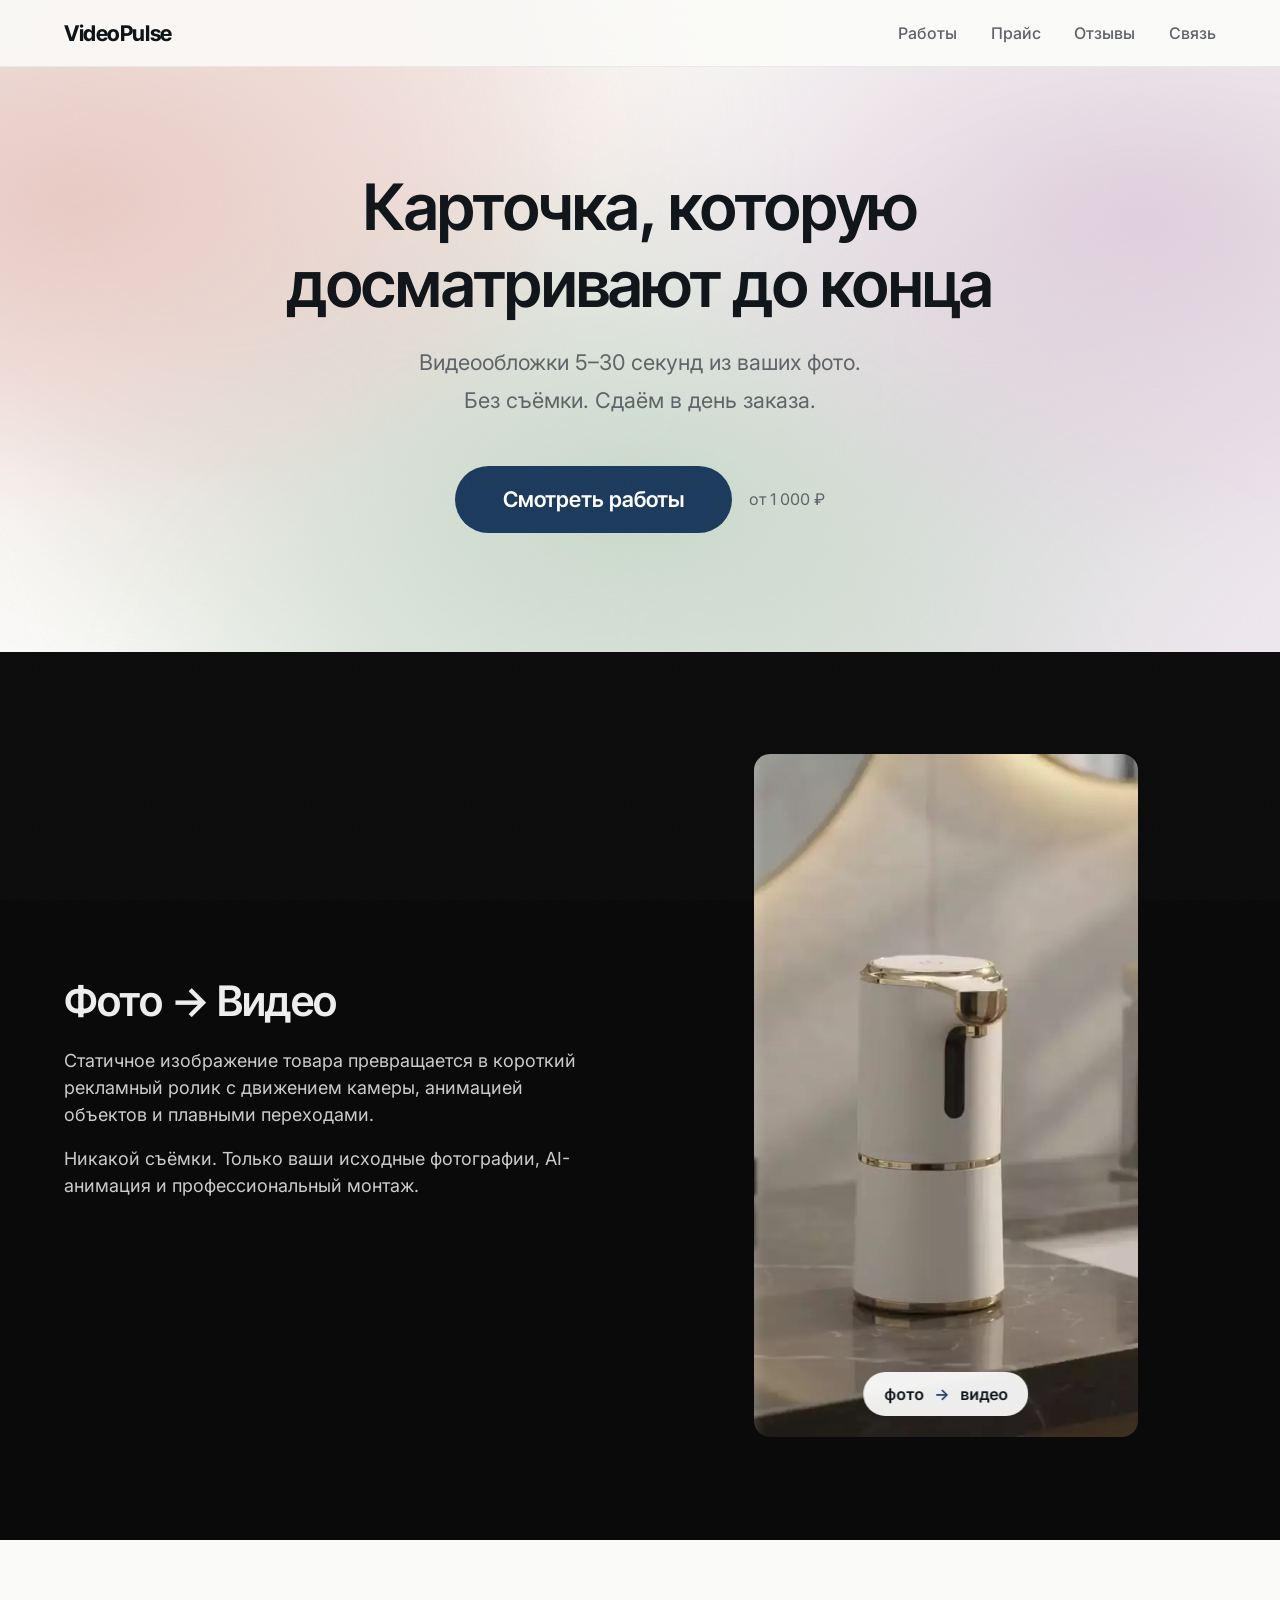
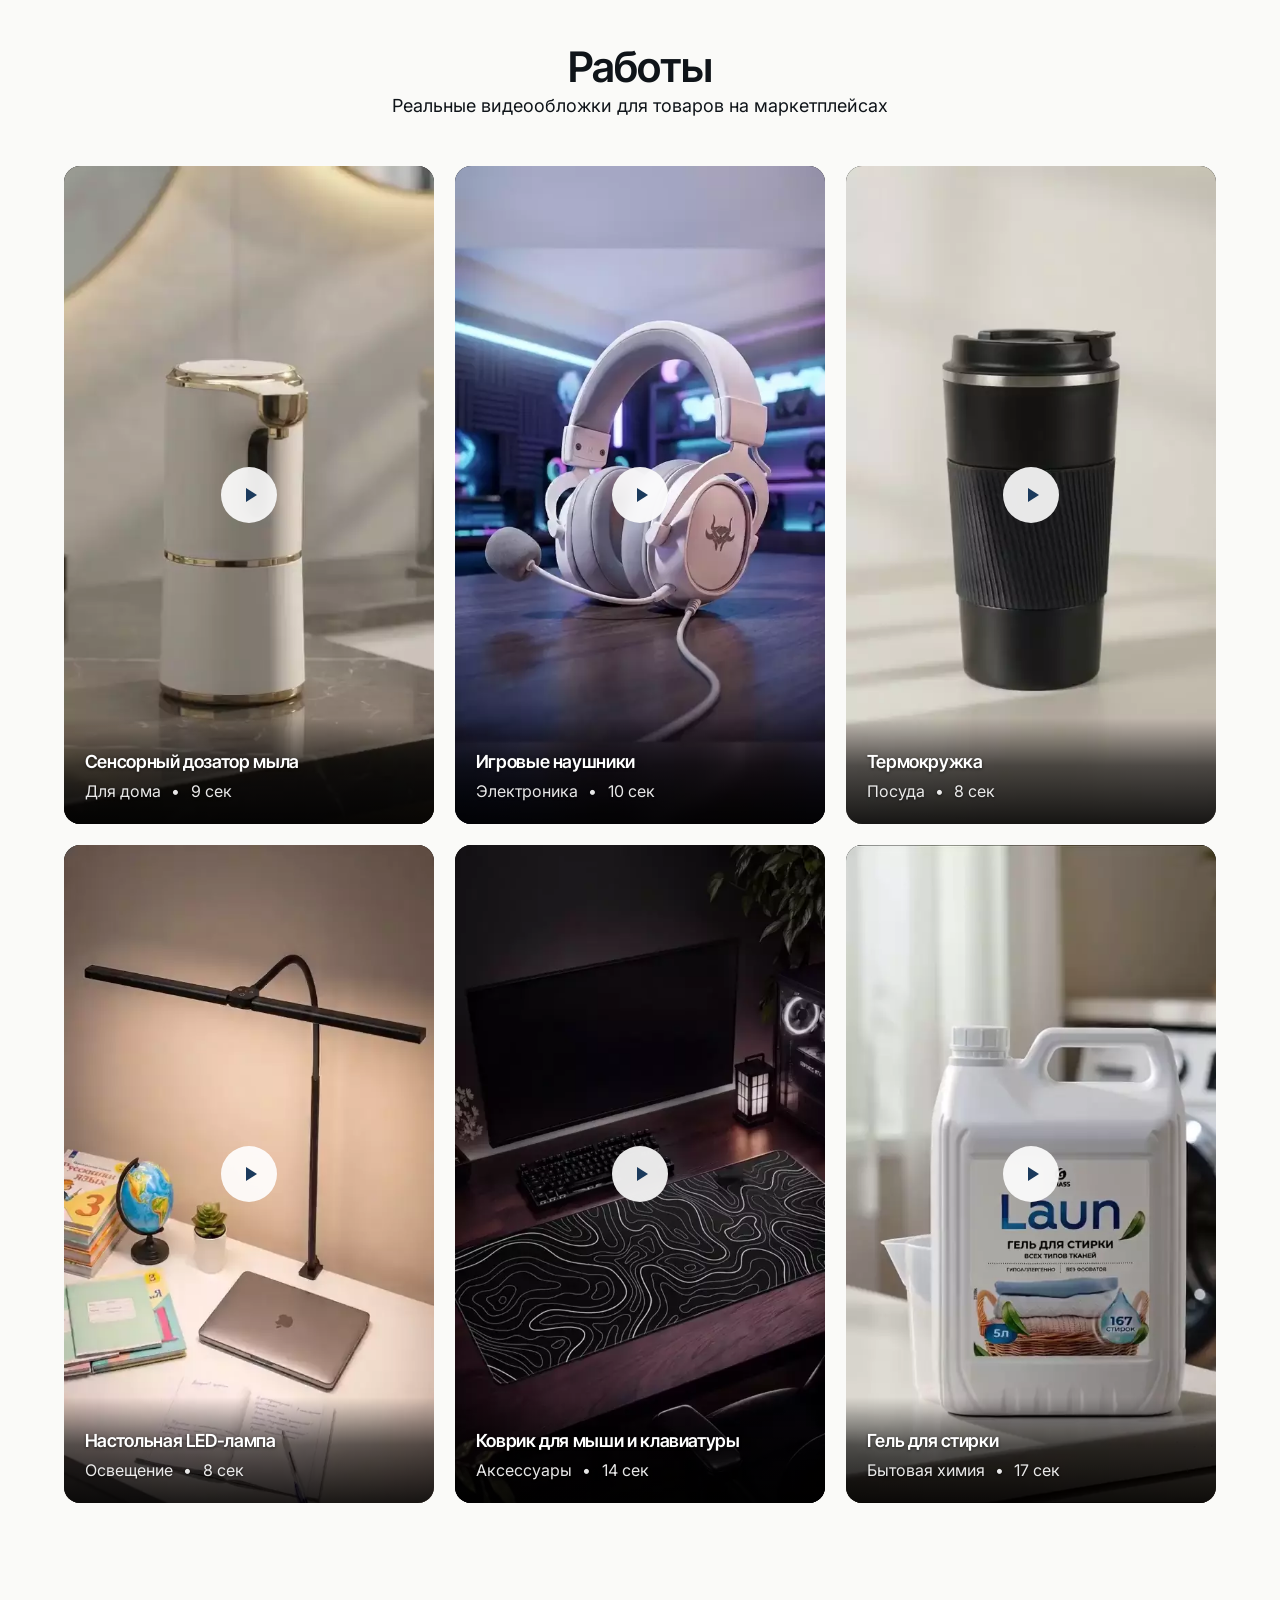
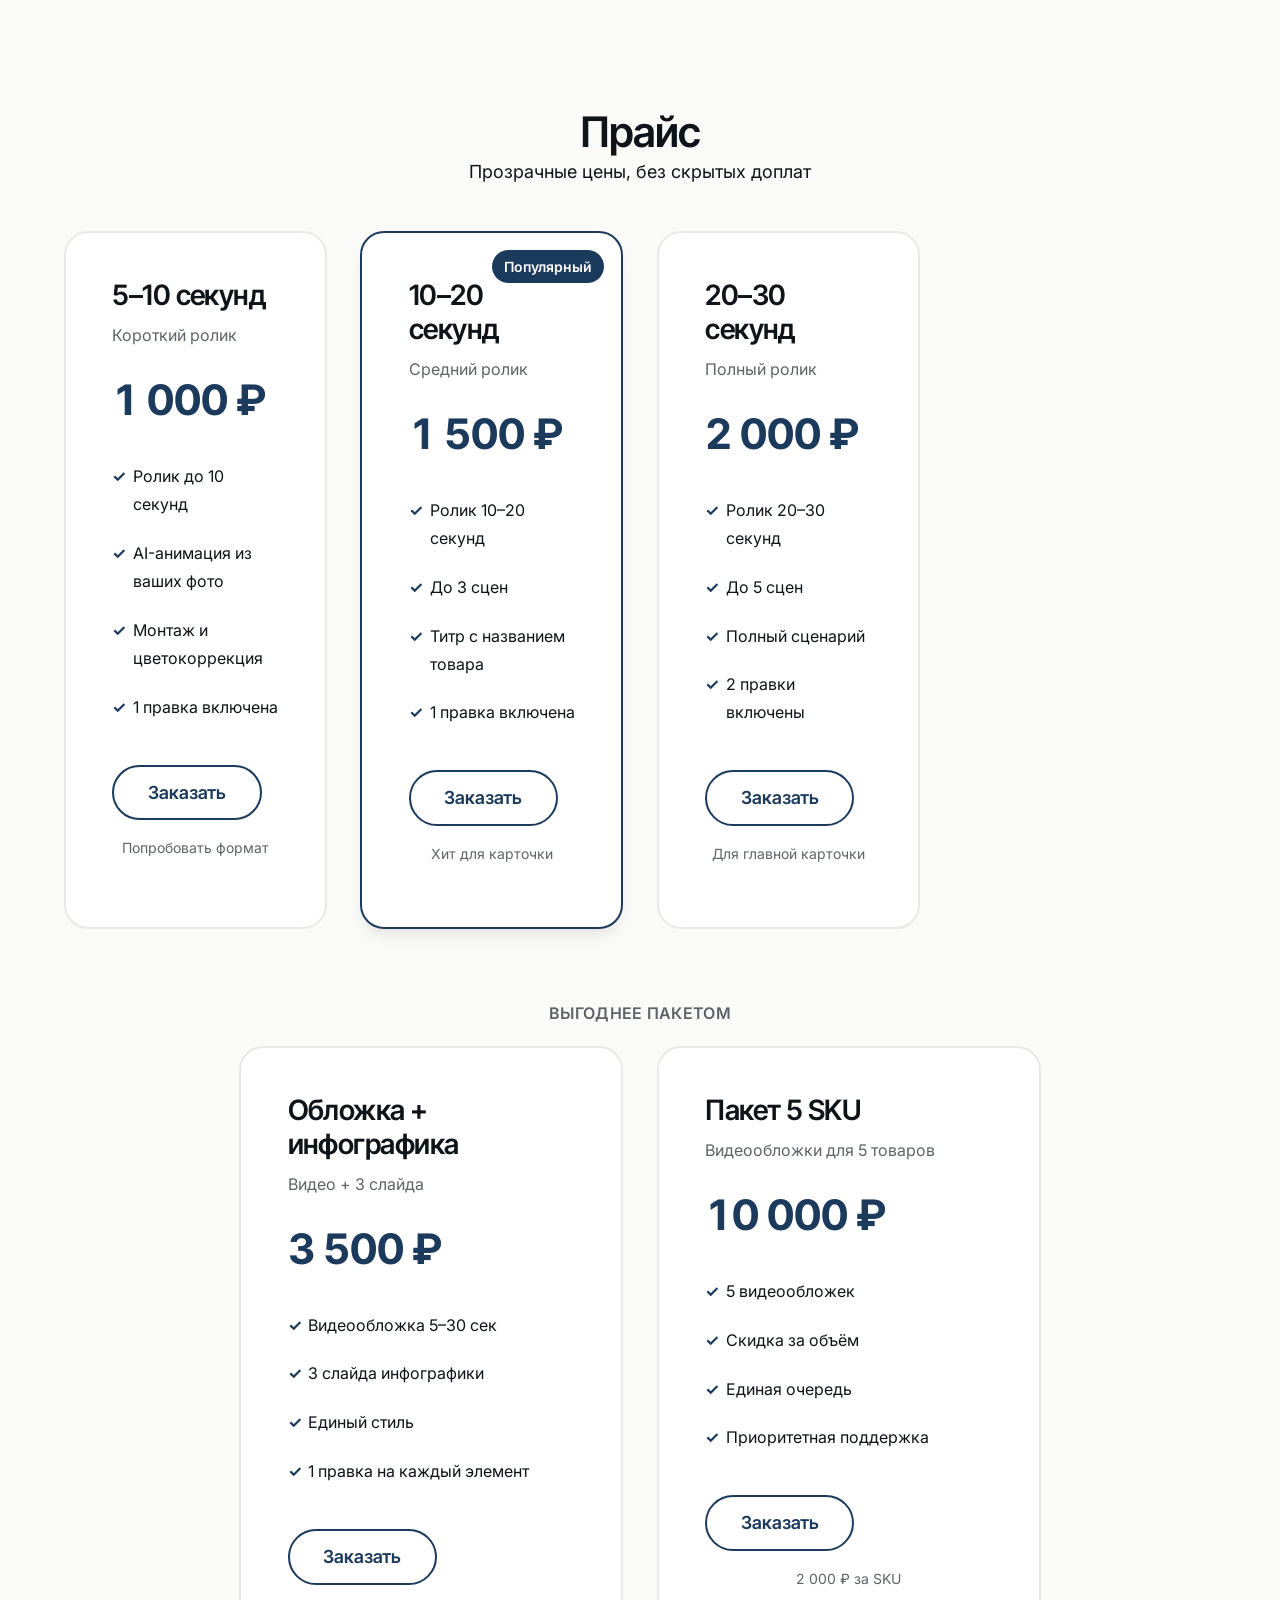
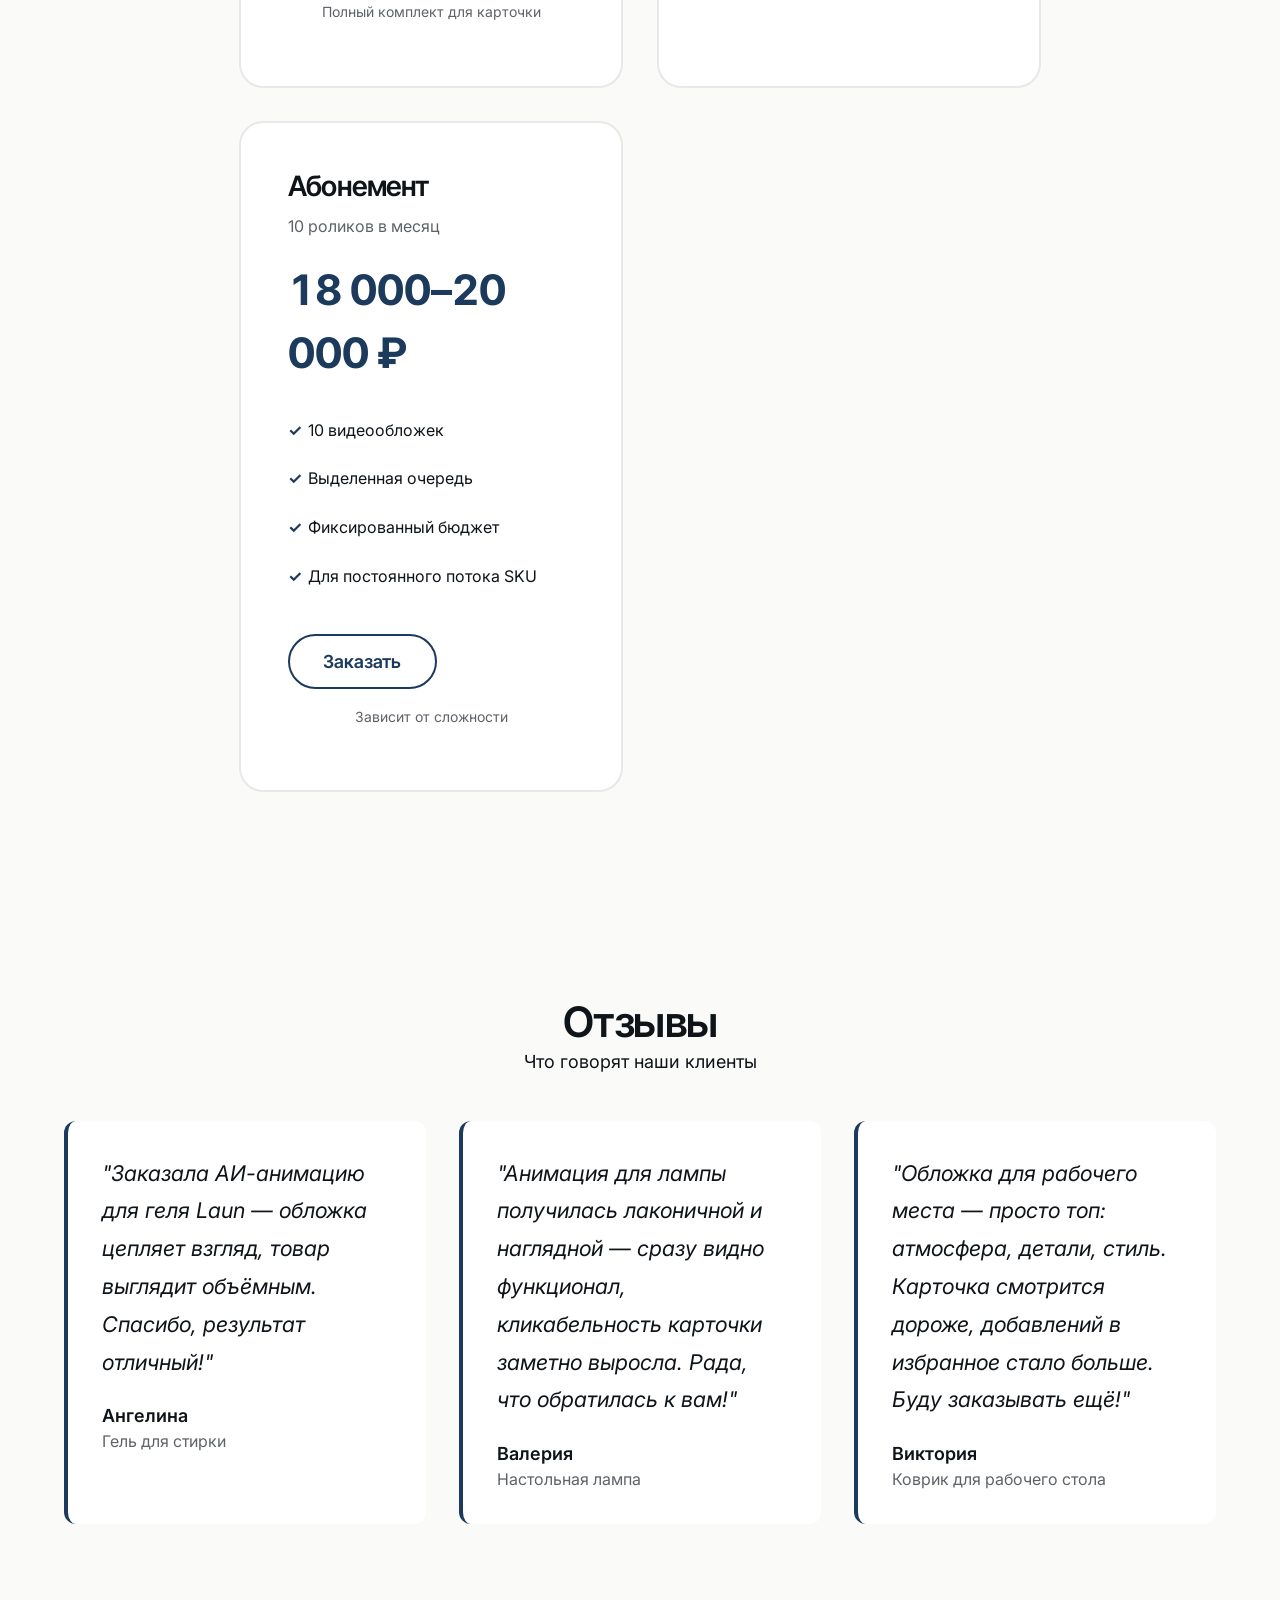
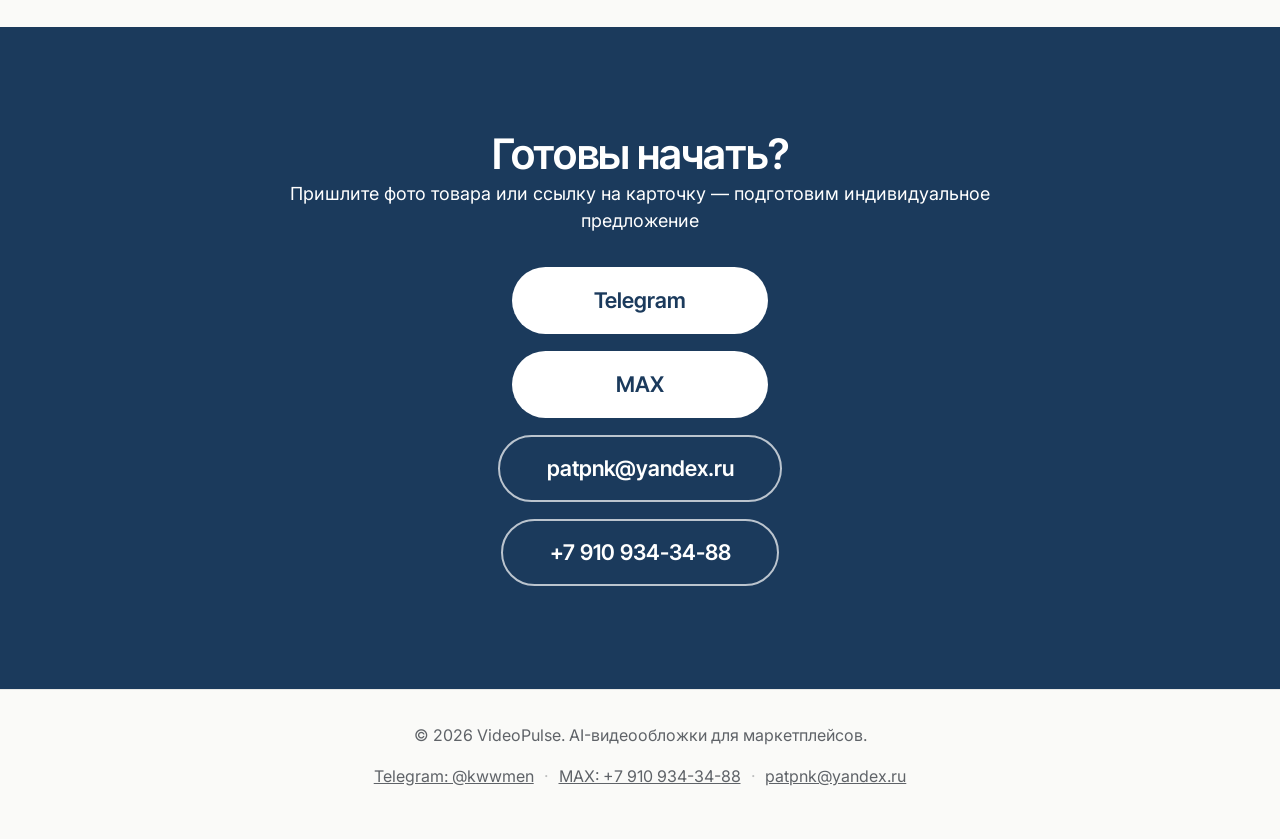
<file: index.html>
<!DOCTYPE html>
<html lang="ru">
<head>
  <meta charset="UTF-8">
  <meta name="viewport" content="width=device-width, initial-scale=1.0">
  <meta name="description" content="AI-видеообложки для товаров на Wildberries и Ozon. Превращаем фото в короткий рекламный ролик. Сдаём в день заказа.">
  <title>VideoPulse — AI-видеообложки для Wildberries и Ozon</title>
  
  <!-- Preconnect для ускорения загрузки шрифтов -->
  <link rel="preconnect" href="https://fonts.googleapis.com">
  <link rel="preconnect" href="https://fonts.gstatic.com" crossorigin>
  
  <!-- Шрифты Inter и Inter Tight -->
  <link href="https://fonts.googleapis.com/css2?family=Inter+Tight:wght@600;700&family=Inter:wght@400;500;600&display=swap" rel="stylesheet">
  
  <!-- Стили -->
  <link rel="stylesheet" href="assets/css/base.css">
  <link rel="stylesheet" href="assets/css/components.css">
  <link rel="stylesheet" href="assets/css/sections.css">
</head>
<body>

  <!-- ==================== Живой фон ==================== -->
  <div class="bg-scene" aria-hidden="true">
    <span class="bg-scene__blob bg-scene__blob--1"></span>
    <span class="bg-scene__blob bg-scene__blob--2"></span>
    <span class="bg-scene__blob bg-scene__blob--3"></span>
  </div>

  <!-- ==================== Navigation ==================== -->
  <nav class="nav">
    <div class="container nav__inner">
      <a href="#" class="nav__logo">VideoPulse</a>
      <ul class="nav__links">
        <li><a href="#works">Работы</a></li>
        <li><a href="#pricing">Прайс</a></li>
        <li><a href="#testimonials">Отзывы</a></li>
        <li><a href="#contact">Связь</a></li>
      </ul>
    </div>
  </nav>

  <!-- ==================== Hero ==================== -->
  <section class="hero section">
    <div class="container">
      <h1 class="hero__title reveal">Карточка, которую досматривают до конца</h1>
      <p class="hero__subtitle reveal" data-delay="1">
        Видеообложки 5–30 секунд из ваших фото.<br>Без съёмки. Сдаём в день заказа.
      </p>
      <div class="hero__cta reveal" data-delay="2">
        <a href="#works" class="btn btn-primary btn-lg">Смотреть работы</a>
        <span class="hero__price">от 1 000 ₽</span>
      </div>
    </div>
  </section>

  <!-- ==================== Transform (сигнатурная анимация) ==================== -->
  <section class="transform section">
    <div class="container transform__inner">
      <div class="transform__text">
        <h2>Фото → Видео</h2>
        <p>Статичное изображение товара превращается в короткий рекламный ролик с движением камеры, анимацией объектов и плавными переходами.</p>
        <p>Никакой съёмки. Только ваши исходные фотографии, AI-анимация и профессиональный монтаж.</p>
      </div>
      <div class="transform__demo">
        <img
          class="transform__photo"
          src="assets/img/posters/work-soap.webp"
          alt="Исходное фото товара"
          width="540"
          height="960"
        />
        <video
          class="transform__video"
          src="assets/video/work-soap.mp4"
          loop
          muted
          playsinline
          preload="none"
        ></video>
        <span class="transform__scan" aria-hidden="true"></span>
        <div class="transform__label">
          <span>фото</span>
          <span class="transform__label-arrow" aria-hidden="true">→</span>
          <span>видео</span>
        </div>
      </div>
    </div>
  </section>

  <!-- ==================== Works ==================== -->
  <section id="works" class="works section">
    <div class="container">
      <header class="works__header">
        <h2 class="reveal">Работы</h2>
        <p class="reveal" data-delay="1">Реальные видеообложки для товаров на маркетплейсах</p>
      </header>
      <div class="works__grid">
        <!-- Рендерится из JS -->
      </div>
    </div>
  </section>

  <!-- ==================== Pricing ==================== -->
  <section id="pricing" class="pricing section">
    <div class="container">
      <header class="pricing__header">
        <h2 class="reveal">Прайс</h2>
        <p class="reveal" data-delay="1">Прозрачные цены, без скрытых доплат</p>
      </header>
      <div class="pricing__grid">
        <!-- Рендерится из JS -->
      </div>
      <div class="pricing__packages"></div>
    </div>
  </section>

  <!-- ==================== Testimonials ==================== -->
  <section id="testimonials" class="testimonials section">
    <div class="container">
      <header class="testimonials__header">
        <h2 class="reveal">Отзывы</h2>
        <p class="reveal" data-delay="1">Что говорят наши клиенты</p>
      </header>
      <div class="testimonials__grid">
        <!-- Рендерится из JS -->
      </div>
    </div>
  </section>

  <!-- ==================== Contact/CTA ==================== -->
  <section id="contact" class="contact section">
    <div class="container">
      <h2 class="reveal">Готовы начать?</h2>
      <p class="reveal" data-delay="1">Пришлите фото товара или ссылку на карточку — подготовим индивидуальное предложение</p>
            <div class="reveal contact__actions" data-delay="2">
        <a href="https://t.me/kwwmen" class="btn btn-primary btn-lg" target="_blank" rel="noopener">Telegram</a>
        <a href="https://max.ru" class="btn btn-primary btn-lg" target="_blank" rel="noopener">MAX</a>
        <a href="mailto:patpnk@yandex.ru" class="btn btn-outline btn-lg">patpnk@yandex.ru</a>
        <a href="tel:+79109343488" class="btn btn-outline btn-lg">+7 910 934-34-88</a>
      </div>
    </div>
  </section>

  <!-- ==================== Footer ==================== -->
  <footer class="footer">
    <div class="container">
      <p>© 2026 VideoPulse. AI-видеообложки для маркетплейсов.</p>
      <p class="footer__contacts">
        <a href="https://t.me/kwwmen" target="_blank" rel="noopener">Telegram: @kwwmen</a>
        <span class="footer__sep">·</span>
        <a href="https://max.ru" target="_blank" rel="noopener">MAX: +7 910 934-34-88</a>
        <span class="footer__sep">·</span>
        <a href="mailto:patpnk@yandex.ru">patpnk@yandex.ru</a>
      </p>
    </div>
  </footer>

  <!-- ==================== Modal (для раскрытия видео) ==================== -->
  <div class="modal">
    <div class="modal__overlay"></div>
    <div class="modal__content">
      <button class="modal__close" aria-label="Закрыть">
        <svg viewBox="0 0 24 24" fill="currentColor">
          <path d="M19 6.41L17.59 5 12 10.59 6.41 5 5 6.41 10.59 12 5 17.59 6.41 19 12 13.41 17.59 19 19 17.59 13.41 12z"/>
        </svg>
      </button>
      <video class="modal__video" controls></video>
    </div>
  </div>

  <!-- ==================== Scripts ==================== -->
  <script src="assets/js/app.js"></script>

</body>
</html>
</file>
<file: assets/css/base.css>
/* ==========================================================================
   Base & Reset — VideoPulse
   ========================================================================== */

@import url('tokens.css');

*, *::before, *::after {
  box-sizing: border-box;
  margin: 0;
  padding: 0;
}

html {
  font-size: 16px;
  -webkit-font-smoothing: antialiased;
  -moz-osx-font-smoothing: grayscale;
  text-rendering: optimizeLegibility;
  scroll-behavior: smooth;
}

@media (prefers-reduced-motion: reduce) {
  html { scroll-behavior: auto; }
}

body {
  font-family: var(--font-body);
  font-size: var(--text-base);
  line-height: var(--leading-normal);
  color: var(--c-text);
  background: var(--c-bg);
  overflow-x: hidden;
}

h1, h2, h3, h4, h5, h6 {
  font-family: var(--font-display);
  font-weight: 600;
  line-height: var(--leading-tight);
  letter-spacing: var(--tracking-tight);
  color: var(--c-text);
}

h1 { font-size: var(--text-3xl); }
h2 { font-size: var(--text-2xl); }
h3 { font-size: var(--text-xl); }
h4 { font-size: var(--text-lg); }

p { 
  margin-block-end: var(--space-3); 
  max-width: 65ch;
}

a {
  color: var(--c-accent);
  text-decoration: none;
  transition: color var(--dur-fast) var(--ease-out);
}
a:hover { color: var(--c-accent-hover); }
a:focus-visible { 
  outline: 2px solid var(--c-accent); 
  outline-offset: 2px; 
  border-radius: 2px;
}

img, video, picture {
  display: block;
  max-width: 100%;
  height: auto;
}

button {
  font: inherit;
  cursor: pointer;
  border: none;
  background: transparent;
  color: inherit;
}

input, textarea, select {
  font: inherit;
  color: inherit;
}

/* Utility classes */
.visually-hidden {
  position: absolute;
  width: 1px;
  height: 1px;
  padding: 0;
  margin: -1px;
  overflow: hidden;
  clip: rect(0, 0, 0, 0);
  white-space: nowrap;
  border: 0;
}

.container {
  width: min(var(--container), 100% - var(--space-4) * 2);
  margin-inline: auto;
}

.section {
  padding-block: var(--space-7);
}

@media (min-width: 48em) {
  .section { padding-block: var(--space-8); }
}

/* Animations — только transform и opacity */
@keyframes fadeInUp {
  from {
    opacity: 0;
    transform: translateY(1rem);
  }
  to {
    opacity: 1;
    transform: translateY(0);
  }
}

@keyframes fadeIn {
  from { opacity: 0; }
  to { opacity: 1; }
}

.reveal {
  opacity: 0;
  animation: fadeInUp var(--dur-reveal) var(--ease-out) forwards;
}

.reveal[data-delay="1"] { animation-delay: 50ms; }
.reveal[data-delay="2"] { animation-delay: 100ms; }
.reveal[data-delay="3"] { animation-delay: 150ms; }
.reveal[data-delay="4"] { animation-delay: 200ms; }
.reveal[data-delay="5"] { animation-delay: 250ms; }
.reveal[data-delay="6"] { animation-delay: 300ms; }

/* ——— Живой фон: медленные цветные пятна + зерно ——— */
body > nav,
body > section,
body > footer {
  position: relative;
  z-index: 1;
}

.bg-scene {
  position: fixed;
  inset: 0;
  z-index: 0;
  overflow: hidden;
  pointer-events: none;
}

.bg-scene__blob {
  position: absolute;
  width: 60vmax;
  height: 60vmax;
  border-radius: 50%;
  filter: blur(90px);
  opacity: 0.42;
  will-change: transform;
  animation: blobDrift 48s ease-in-out infinite alternate;
}

.bg-scene__blob--1 {
  top: -18vmax;
  left: -12vmax;
  background: #EBCFC8;
}

.bg-scene__blob--2 {
  top: 28vh;
  right: -22vmax;
  background: #DDCFE0;
  animation-duration: 62s;
  animation-delay: -18s;
}

.bg-scene__blob--3 {
  bottom: -26vmax;
  left: 18vw;
  background: #CCDCCB;
  animation-duration: 54s;
  animation-delay: -32s;
}

@keyframes blobDrift {
  0%   { transform: translate(0, 0) scale(1); }
  50%  { transform: translate(6vw, 4vh) scale(1.06); }
  100% { transform: translate(-4vw, 8vh) scale(0.96); }
}

body::after {
  content: "";
  position: fixed;
  inset: 0;
  z-index: 2;
  pointer-events: none;
  opacity: 0.035;
  background-image: url("data:image/svg+xml;utf8,<svg xmlns='http://www.w3.org/2000/svg' width='160' height='160'><filter id='n'><feTurbulence type='fractalNoise' baseFrequency='0.9' numOctaves='2' stitchTiles='stitch'/></filter><rect width='100%' height='100%' filter='url(%23n)'/></svg>");
}
</file>
<file: assets/css/components.css>
/* ==========================================================================
   Components — VideoPulse
   ========================================================================== */

/* ——— Button ——— */
.btn {
  display: inline-flex;
  align-items: center;
  justify-content: center;
  gap: var(--space-2);
  padding: var(--space-3) var(--space-5);
  font-family: var(--font-display);
  font-size: var(--text-base);
  font-weight: 600;
  line-height: 1;
  white-space: nowrap;
  border-radius: var(--radius-full);
  transition: all var(--dur-base) var(--ease-out);
  cursor: pointer;
  border: 2px solid transparent;
}

.btn-primary {
  background: var(--c-accent);
  color: white;
}
.btn-primary:hover {
  background: var(--c-accent-hover);
  transform: translateY(-2px);
  box-shadow: var(--shadow-lg);
}

.btn-outline {
  border-color: var(--c-accent);
  color: var(--c-accent);
}
.btn-outline:hover {
  background: var(--c-accent);
  color: white;
}

.btn-lg {
  padding: var(--space-4) var(--space-6);
  font-size: var(--text-lg);
}

/* ——— Card ——— */
.card {
  background: var(--c-surface);
  border: 1px solid var(--c-border);
  border-radius: var(--radius-lg);
  padding: var(--space-5);
  transition: all var(--dur-base) var(--ease-out);
}

.card:hover {
  transform: translateY(-4px);
  box-shadow: var(--shadow-lg);
}

/* ——— Work Card (видео) ——— */
.work-card {
  position: relative;
  background: var(--c-surface);
  border-radius: var(--radius-lg);
  overflow: hidden;
  cursor: pointer;
  aspect-ratio: 9 / 16;
  transition: all var(--dur-base) var(--ease-out);
}

.work-card:hover {
  transform: translateY(-4px);
  box-shadow: var(--shadow-xl);
}

.work-card__media {
  position: relative;
  width: 100%;
  height: 100%;
  overflow: hidden;
  background: #000;
}

.work-card__poster {
  position: absolute;
  inset: 0;
  width: 100%;
  height: 100%;
  object-fit: cover;
  z-index: 2;
}

.work-card__video {
  position: absolute;
  inset: 0;
  width: 100%;
  height: 100%;
  object-fit: cover;
  opacity: 0;
  transition: opacity 200ms ease-out;
}

.work-card__video.is-loaded {
  opacity: 1;
}

.work-card__play {
  position: absolute;
  top: 50%;
  left: 50%;
  transform: translate(-50%, -50%);
  width: 3.5rem;
  height: 3.5rem;
  display: flex;
  align-items: center;
  justify-content: center;
  background: rgba(255, 255, 255, 0.9);
  border-radius: var(--radius-full);
  backdrop-filter: blur(8px);
  z-index: 10;
  transition: all var(--dur-base) var(--ease-out);
  pointer-events: none;
}

.work-card:hover .work-card__play {
  transform: translate(-50%, -50%) scale(1.1);
  background: rgba(255, 255, 255, 1);
}

.work-card__play svg {
  width: 1.5rem;
  height: 1.5rem;
  fill: var(--c-accent);
  margin-left: 2px;
}

.work-card__info {
  position: absolute;
  bottom: 0;
  left: 0;
  right: 0;
  padding: var(--space-5) var(--space-4) var(--space-4);
  background: linear-gradient(to top, rgba(0,0,0,0.88) 0%, rgba(0,0,0,0.6) 55%, rgba(0,0,0,0) 100%);
  color: #fff;
  text-shadow: 0 1px 3px rgba(0,0,0,0.6);
  z-index: 3;
}

.work-card__title {
  font-size: var(--text-base);
  font-weight: 600;
  margin-bottom: var(--space-1);
  color: #fff;
}

.work-card__meta {
  font-size: var(--text-sm);
  color: #fff;
  opacity: 0.9;
  display: flex;
  gap: var(--space-2);
  align-items: center;
}

.work-card__badge {
  display: inline-flex;
  align-items: center;
  gap: 0.25rem;
  font-size: var(--text-xs);
  padding: 0.25rem 0.5rem;
  background: rgba(255, 255, 255, 0.2);
  border-radius: var(--radius-sm);
  backdrop-filter: blur(4px);
}

/* ——— Price Card ——— */
.price-card {
  position: relative;
  background: var(--c-surface);
  border: 2px solid var(--c-border);
  border-radius: var(--radius-xl);
  padding: var(--space-6);
  transition: all var(--dur-base) var(--ease-out);
}

.price-card.is-featured {
  border-color: var(--c-accent);
  box-shadow: var(--shadow-lg);
}

.price-card.is-featured::before {
  content: "Популярный";
  position: absolute;
  top: var(--space-3);
  right: var(--space-3);
  font-size: var(--text-xs);
  font-weight: 600;
  color: white;
  background: var(--c-accent);
  padding: 0.375rem 0.75rem;
  border-radius: var(--radius-full);
}

.price-card__title {
  font-size: var(--text-xl);
  margin-bottom: var(--space-2);
}

.price-card__description {
  font-size: var(--text-sm);
  color: var(--c-text-muted);
  margin-bottom: var(--space-4);
}

.price-card__price {
  font-size: var(--text-2xl);
  font-weight: 700;
  font-family: var(--font-display);
  color: var(--c-accent);
  margin-bottom: var(--space-4);
  font-variant-numeric: tabular-nums;
}

.price-card__features {
  list-style: none;
  margin-bottom: var(--space-5);
}

.price-card__features li {
  padding: var(--space-2) 0;
  padding-left: var(--space-4);
  position: relative;
  font-size: var(--text-sm);
  line-height: var(--leading-relaxed);
}

.price-card__features li::before {
  content: "✓";
  position: absolute;
  left: 0;
  color: var(--c-accent);
  font-weight: 700;
}

.price-card__note {
  font-size: var(--text-xs);
  color: var(--c-text-muted);
  text-align: center;
  margin-top: var(--space-3);
}

/* ——— Testimonial ——— */
.testimonial {
  background: var(--c-surface);
  border-left: 4px solid var(--c-accent);
  padding: var(--space-5);
  border-radius: var(--radius-md);
}

.testimonial__quote {
  font-size: var(--text-lg);
  line-height: var(--leading-relaxed);
  margin-bottom: var(--space-4);
  font-style: italic;
  color: var(--c-text);
}

.testimonial__author {
  font-weight: 600;
  font-size: var(--text-base);
}

.testimonial__role {
  font-size: var(--text-sm);
  color: var(--c-text-muted);
}

.testimonial__badge {
  display: inline-block;
  font-size: var(--text-xs);
  color: var(--c-text-muted);
  background: var(--c-bg);
  padding: 0.25rem 0.5rem;
  border-radius: var(--radius-sm);
  margin-top: var(--space-2);
}

/* ——— Modal (для раскрытия видео) ——— */
.modal {
  position: fixed;
  inset: 0;
  z-index: var(--z-modal);
  display: none;
  align-items: center;
  justify-content: center;
  padding: var(--space-4);
}

.modal.is-active {
  display: flex;
}

.modal__overlay {
  position: absolute;
  inset: 0;
  background: rgba(0, 0, 0, 0.92);
  backdrop-filter: blur(8px);
  animation: fadeIn var(--dur-base) var(--ease-out);
}

.modal__content {
  position: relative;
  z-index: 1;
  max-width: 90vw;
  max-height: 90vh;
  background: #000;
  border-radius: var(--radius-lg);
  overflow: hidden;
  animation: fadeInUp var(--dur-base) var(--ease-out);
}

.modal__video {
  display: block;
  width: 100%;
  height: auto;
  max-height: 90vh;
}

.modal__close {
  position: absolute;
  top: var(--space-3);
  right: var(--space-3);
  width: 2.5rem;
  height: 2.5rem;
  display: flex;
  align-items: center;
  justify-content: center;
  background: rgba(255, 255, 255, 0.9);
  border-radius: var(--radius-full);
  z-index: 2;
  transition: all var(--dur-fast) var(--ease-out);
}

.modal__close:hover {
  background: white;
  transform: scale(1.1);
}

.modal__close svg {
  width: 1.25rem;
  height: 1.25rem;
}
</file>
<file: assets/css/sections.css>
/* ==========================================================================
   Section Layouts — VideoPulse
   ========================================================================== */

/* ——— Navigation ——— */
.nav {
  position: sticky;
  top: 0;
  z-index: var(--z-nav);
  background: rgba(250, 250, 248, 0.8);
  backdrop-filter: blur(12px);
  border-bottom: 1px solid var(--c-border);
}

.nav__inner {
  display: flex;
  align-items: center;
  justify-content: space-between;
  padding-block: var(--space-3);
}

.nav__logo {
  font-family: var(--font-display);
  font-size: var(--text-lg);
  font-weight: 700;
  color: var(--c-text);
  letter-spacing: var(--tracking-tight);
}

.nav__links {
  display: flex;
  gap: var(--space-5);
  list-style: none;
}

.nav__links a {
  font-size: var(--text-sm);
  font-weight: 500;
  color: var(--c-text-muted);
  transition: color var(--dur-fast) var(--ease-out);
}

.nav__links a:hover {
  color: var(--c-text);
}

@media (max-width: 48em) {
  .nav__links {
    gap: var(--space-3);
  }
  .nav__links a {
    font-size: var(--text-xs);
  }
}

/* ——— Hero (светлый экран) + движущийся градиент ——— */
.hero {
  position: relative;
  isolation: isolate;
  overflow: hidden;
  padding-block: var(--space-8);
  text-align: center;
}

/* Три цветных пятна заметно перетекают по первому экрану */
.hero::before {
  content: "";
  position: absolute;
  inset: -35%;
  z-index: -1;
  pointer-events: none;
  background-image:
    radial-gradient(closest-side, rgba(232, 200, 194, 0.95), rgba(232, 200, 194, 0)),
    radial-gradient(closest-side, rgba(222, 204, 218, 0.95), rgba(222, 204, 218, 0)),
    radial-gradient(closest-side, rgba(198, 214, 200, 0.92), rgba(198, 214, 200, 0));
  background-size: 46% 62%, 52% 70%, 58% 74%;
  background-position: 2% 8%, 98% 4%, 50% 104%;
  background-repeat: no-repeat;
  filter: blur(22px);
  animation: heroDrift 14s ease-in-out infinite alternate;
  will-change: background-position;
}

@keyframes heroDrift {
  0% {
    background-position: 2% 8%, 98% 4%, 50% 104%;
  }
  25% {
    background-position: 62% 34%, 26% 58%, 6% 46%;
  }
  50% {
    background-position: 30% 88%, 68% 92%, 84% 22%;
  }
  75% {
    background-position: 88% 56%, 12% 24%, 40% 78%;
  }
  100% {
    background-position: 16% 42%, 84% 68%, 96% 34%;
  }
}

.hero__title {
  margin-bottom: var(--space-4);
  max-width: 20ch;
  margin-inline: auto;
}

.hero__subtitle {
  font-size: var(--text-lg);
  color: var(--c-text-muted);
  line-height: var(--leading-relaxed);
  margin-bottom: var(--space-6);
  max-width: 48ch;
  margin-inline: auto;
}

.hero__cta {
  display: flex;
  flex-wrap: wrap;
  gap: var(--space-3);
  align-items: center;
  justify-content: center;
  margin-bottom: var(--space-3);
}

.hero__price {
  font-size: var(--text-sm);
  color: var(--c-text-muted);
}

/* ——— Transform Section (тёмный экран: фото → видео, цикл 7 сек) ——— */
.transform {
  background: var(--c-dark-bg);
  color: var(--c-dark-text);
  padding-block: var(--space-8);
  position: relative;
  overflow: hidden;
}

.transform__inner {
  display: grid;
  gap: var(--space-6);
  align-items: center;
}

@media (min-width: 48em) {
  .transform__inner {
    grid-template-columns: 1fr 1fr;
    gap: var(--space-7);
  }
}

.transform__text h2 {
  color: var(--c-dark-text);
  margin-bottom: var(--space-4);
}

.transform__text p {
  color: rgba(237, 237, 237, 0.85);
  margin-bottom: var(--space-3);
}

.transform__demo {
  position: relative;
  width: min(100%, 24rem);
  aspect-ratio: 9 / 16;
  margin-inline: auto;
  border-radius: var(--radius-lg);
  overflow: hidden;
  background: #000;
  isolation: isolate;
}

.transform__photo,
.transform__video {
  position: absolute;
  inset: 0;
  width: 100%;
  height: 100%;
  object-fit: cover;
}

.transform__photo {
  z-index: 1;
}

.transform__video {
  z-index: 2;
  clip-path: inset(0 100% 0 0);
  animation: transformWipe 7s var(--ease-in-out) infinite;
}

.transform__scan {
  position: absolute;
  top: 0;
  bottom: 0;
  left: 0;
  width: 100%;
  z-index: 3;
  pointer-events: none;
  background: linear-gradient(
    to right,
    rgba(255, 255, 255, 0.95) 0,
    rgba(255, 255, 255, 0.95) 2px,
    rgba(255, 255, 255, 0) 2px
  );
  filter: drop-shadow(0 0 6px rgba(255, 255, 255, 0.8));
  transform: translateX(-2px);
  animation: transformScan 7s var(--ease-in-out) infinite;
}

@keyframes transformWipe {
  0%   { clip-path: inset(0 100% 0 0); opacity: 1; }
  8%   { clip-path: inset(0 100% 0 0); opacity: 1; }
  38%  { clip-path: inset(0 0 0 0);    opacity: 1; }
  80%  { clip-path: inset(0 0 0 0);    opacity: 1; }
  88%  { clip-path: inset(0 0 0 0);    opacity: 0; }
  100% { clip-path: inset(0 0 0 0);    opacity: 0; }
}

@keyframes transformScan {
  0%   { transform: translateX(0);     opacity: 0; }
  8%   { transform: translateX(0);     opacity: 1; }
  36%  { transform: translateX(100%);  opacity: 1; }
  38%  { transform: translateX(100%);  opacity: 0; }
  100% { transform: translateX(100%);  opacity: 0; }
}

.transform__label {
  position: absolute;
  bottom: var(--space-4);
  left: 50%;
  transform: translateX(-50%);
  display: flex;
  align-items: center;
  gap: var(--space-2);
  font-size: var(--text-sm);
  font-weight: 600;
  background: rgba(255, 255, 255, 0.92);
  color: var(--c-text);
  padding: var(--space-2) var(--space-4);
  border-radius: var(--radius-full);
  backdrop-filter: blur(4px);
  white-space: nowrap;
  z-index: 10;
}

.transform__label-arrow {
  color: var(--c-accent);
}

/* ——— Works Grid ——— */
.works {
  padding-block: var(--space-8);
}

.works__header,
.pricing__header,
.testimonials__header {
  text-align: center;
  margin-bottom: var(--space-6);
}

/* Абзацы-подписи центрируем: у p стоит max-width, без auto они уезжают влево */
.works__header p,
.pricing__header p,
.testimonials__header p {
  margin-inline: auto;
}

.works__grid {
  display: grid;
  grid-template-columns: repeat(auto-fill, minmax(min(16rem, 100%), 1fr));
  gap: var(--space-4);
}

@media (min-width: 48em) {
  .works__grid {
    grid-template-columns: repeat(3, 1fr);
  }
}

/* ——— Pricing Grid ——— */
.pricing {
  padding-block: var(--space-8);
}


.pricing__grid {
  display: grid;
  gap: var(--space-5);
}

@media (min-width: 48em) {
  .pricing__grid {
    grid-template-columns: repeat(2, 1fr);
  }
}

@media (min-width: 64em) {
  .pricing__grid {
    grid-template-columns: repeat(4, 1fr);
  }
}

.pricing__packages { margin-top: var(--space-7); }

.pricing__packages-label {
  text-align: center; max-width: none; margin-inline: auto;
  margin-bottom: var(--space-4); font-size: var(--text-sm); font-weight: 600;
  letter-spacing: var(--tracking-wide); text-transform: uppercase; color: var(--c-text-muted);
}

.pricing__packages-grid { display: grid; gap: var(--space-5); }

@media (min-width: 48em) {
  .pricing__packages-grid {
    grid-template-columns: repeat(2, minmax(0, 24rem));
    justify-content: center;
  }
}

/* ——— Testimonials ——— */
.testimonials {
  padding-block: var(--space-8);
}

.testimonials__grid {
  display: grid;
  gap: var(--space-5);
}

@media (min-width: 48em) {
  .testimonials__grid {
    grid-template-columns: repeat(2, 1fr);
  }
}

@media (min-width: 64em) {
  .testimonials__grid {
    grid-template-columns: repeat(3, 1fr);
  }
}

/* ——— Contact/CTA ——— */
.contact {
  padding-block: var(--space-8);
  text-align: center;
  background: var(--c-accent);
  color: white;
}

.contact h2,
.contact p {
  color: white;
}

.contact p {
  margin-inline: auto;
  opacity: 0.9;
}

.contact__actions {
  display: flex;
  flex-direction: column;
  align-items: center;
  gap: var(--space-3);
  margin-top: var(--space-5);
}

.contact__actions .btn {
  min-width: 16rem;
  text-align: center;
}

.contact .btn-primary {
  background: white;
  color: var(--c-accent);
}

.contact .btn-outline {
  background: transparent;
  border-color: rgba(255, 255, 255, 0.7);
  color: white;
}

.contact .btn-outline:hover {
  background: rgba(255, 255, 255, 0.15);
  border-color: white;
  color: white;
}

.contact .btn-primary:hover {
  background: rgba(255, 255, 255, 0.9);
  transform: translateY(-2px);
}

/* ——— Footer ——— */
.footer {
  padding-block: var(--space-5);
  text-align: center;
  font-size: var(--text-sm);
  color: var(--c-text-muted);
  border-top: 1px solid var(--c-border);
}

.footer p {
  max-width: none;
  margin-inline: auto;
  text-align: center;
}

.footer__contacts {
  display: flex;
  flex-wrap: wrap;
  gap: var(--space-2);
  justify-content: center;
  align-items: center;
}

.footer__sep {
  opacity: 0.4;
}

.footer a {
  color: var(--c-text-muted);
  text-decoration: underline;
}

/* ——— Уменьшенное движение: показываем видео сразу, без сканера и дрейфа ——— */
@media (prefers-reduced-motion: reduce) {
  .bg-scene__blob,
  .hero::before {
    animation: none;
  }
  .transform__video {
    animation: none;
    clip-path: inset(0 0 0 0);
    opacity: 1;
  }
  .transform__scan {
    display: none;
  }
}
</file>
